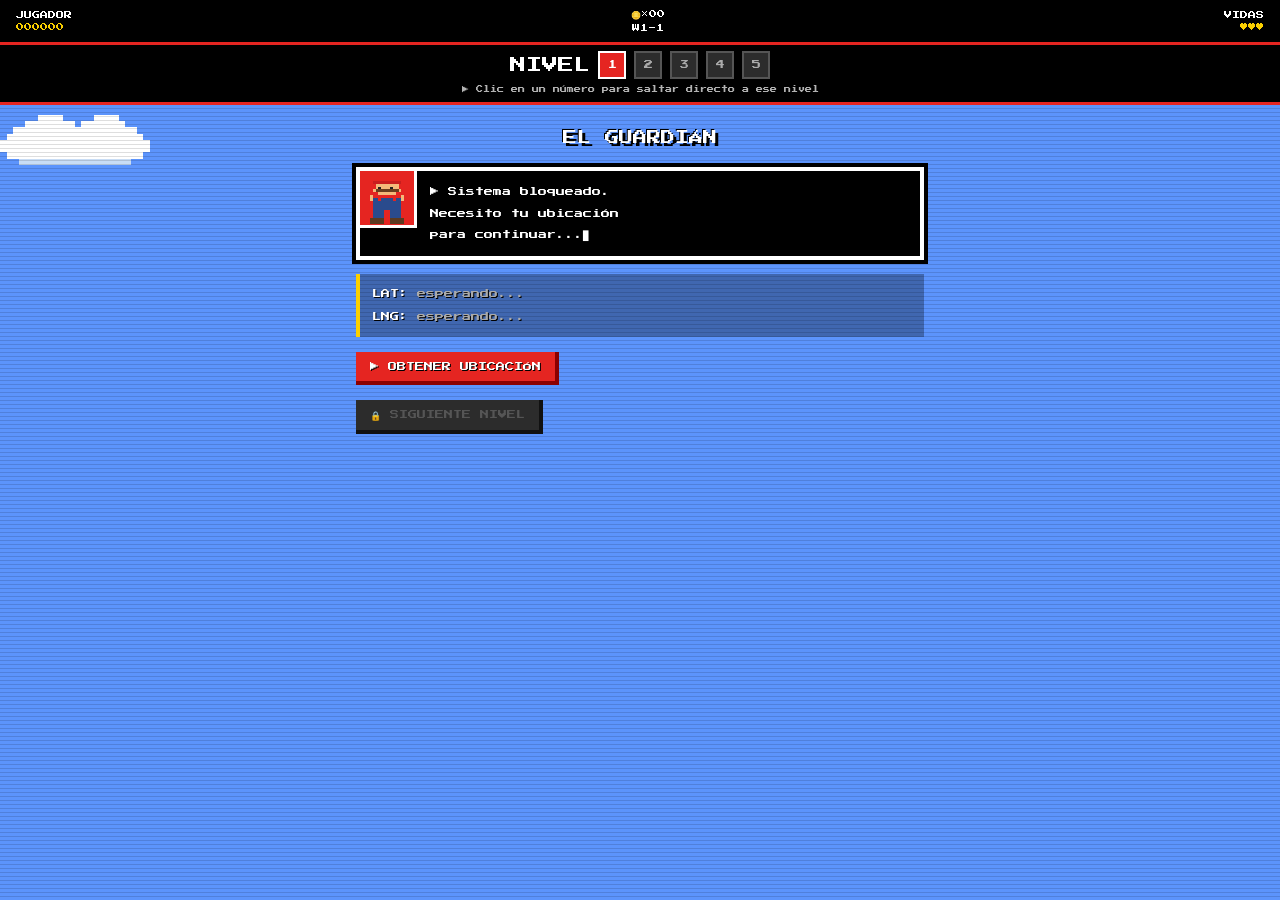
<file: DTW135-Parcial3-G10/index.html>
<!DOCTYPE html>
<html lang="es">
<head>
  <meta charset="UTF-8">
  <meta name="viewport" content="width=device-width, initial-scale=1.0">
  <title>La Cámara de los Cinco Desafíos</title>
  <link href="https://fonts.googleapis.com/css2?family=Press+Start+2P&display=swap" rel="stylesheet">
  <link href="https://cdn.jsdelivr.net/npm/bootstrap@5.3.0/dist/css/bootstrap.min.css" rel="stylesheet">
  <link rel="stylesheet" href="css/styles.css">
</head>
<body>

  <svg style="display:none" aria-hidden="true">
    <symbol id="hero-idle" viewBox="0 0 16 18">
      <rect x="6" y="0" width="4" height="1" fill="#E52521"/>
      <rect x="4" y="1" width="8" height="1" fill="#E52521"/>
      <rect x="3" y="2" width="10" height="1" fill="#E52521"/>
      <rect x="3" y="3" width="10" height="1" fill="#C81E1E"/>
      <rect x="4" y="4" width="8" height="1" fill="#F4B97A"/>
      <rect x="4" y="5" width="8" height="1" fill="#F4B97A"/>
      <rect x="5" y="5" width="1" height="1" fill="#222"/>
      <rect x="9" y="5" width="1" height="1" fill="#222"/>
      <rect x="3" y="6" width="1" height="1" fill="#F4B97A"/>
      <rect x="4" y="6" width="8" height="1" fill="#6B3E1E"/>
      <rect x="12" y="6" width="1" height="1" fill="#F4B97A"/>
      <rect x="5" y="7" width="6" height="1" fill="#F4B97A"/>
      <rect x="2" y="8" width="1" height="2" fill="#F4B97A"/>
      <rect x="13" y="8" width="1" height="2" fill="#F4B97A"/>
      <rect x="3" y="8" width="10" height="1" fill="#E52521"/>
      <rect x="3" y="9" width="10" height="1" fill="#2A4B8D"/>
      <rect x="5" y="9" width="1" height="4" fill="#E52521"/>
      <rect x="10" y="9" width="1" height="4" fill="#E52521"/>
      <rect x="3" y="10" width="10" height="3" fill="#2A4B8D"/>
      <rect x="3" y="13" width="4" height="3" fill="#2A4B8D"/>
      <rect x="9" y="13" width="4" height="3" fill="#2A4B8D"/>
      <rect x="2" y="16" width="5" height="2" fill="#5C3A21"/>
      <rect x="9" y="16" width="5" height="2" fill="#5C3A21"/>
    </symbol>
    <symbol id="cloud-a" viewBox="0 0 24 9">
      <rect x="6" y="0" width="4" height="1" fill="#fff"/>
      <rect x="15" y="0" width="4" height="1" fill="#fff"/>
      <rect x="4" y="1" width="8" height="1" fill="#fff"/>
      <rect x="13" y="1" width="7" height="1" fill="#fff"/>
      <rect x="2" y="2" width="20" height="1" fill="#fff"/>
      <rect x="1" y="3" width="22" height="1" fill="#fff"/>
      <rect x="0" y="4" width="24" height="1" fill="#fff"/>
      <rect x="0" y="5" width="24" height="1" fill="#fff"/>
      <rect x="1" y="6" width="22" height="1" fill="#fff"/>
      <rect x="3" y="7" width="18" height="1" fill="#C9DDF5"/>
    </symbol>
  </svg>

  <!-- Barra superior fija: HUD + navegación de niveles -->
  <div id="top-bar">
    <div id="hud" class="nes-hud">
      <div class="hud-col">
        <span class="hud-label">JUGADOR</span>
        <span id="hud-score" class="hud-value">000000</span>
      </div>
      <div class="hud-col hud-center">
        <span id="hud-coins">🪙×00</span>
        <span id="hud-world">W1-1</span>
      </div>
      <div class="hud-col hud-right">
        <span class="hud-label">VIDAS</span>
        <span class="hud-value">♥♥♥</span>
      </div>
    </div>
    <div id="level-nav" class="level-nav">
      <span class="hud-label">NIVEL</span>
      <button class="level-nav-btn" data-level="1" title="Saltar al nivel 1">1</button>
      <button class="level-nav-btn" data-level="2" title="Saltar al nivel 2">2</button>
      <button class="level-nav-btn" data-level="3" title="Saltar al nivel 3">3</button>
      <button class="level-nav-btn" data-level="4" title="Saltar al nivel 4">4</button>
      <button class="level-nav-btn" data-level="5" title="Saltar al nivel 5">5</button>
    </div>
    <p class="level-nav-hint">▶ Clic en un número para saltar directo a ese nivel</p>
  </div>

  <!-- ── PANTALLAS DE NIVEL ── -->
  <section id="level-1" class="level-screen">
    <svg class="cloud-sprite cloud-far"><use href="#cloud-a"></use></svg>
    <svg class="cloud-sprite cloud-near"><use href="#cloud-a"></use></svg>
    <div class="screen-body">
      <h2 class="level-title">EL GUARDIÁN</h2>
      <div class="nes-dialog">
        <div class="portrait"><svg class="hero-sprite"><use href="#hero-idle"></use></svg></div>
        <span>▶ Sistema bloqueado.<br>Necesito tu ubicación<br>para continuar...<span class="cursor-blink">█</span></span>
      </div>
      <div id="l1-alert" class="nes-alert" style="display:none"></div>
      <div class="data-row">
        LAT: <span id="l1-lat" class="data-pending">esperando...</span><br>
        LNG: <span id="l1-lng" class="data-pending">esperando...</span>
      </div>
      <div class="btn-group-nes">
        <button id="l1-btn-get" class="nes-btn nes-btn-primary">▶ OBTENER UBICACIÓN</button>
      </div>
      <div class="btn-group-nes">
        <button id="l1-btn-next" class="nes-btn nes-btn-disabled" disabled>🔒 SIGUIENTE NIVEL</button>
      </div>
    </div>
  </section>

  <section id="level-2" class="level-screen" style="display:none">
    <svg class="cloud-sprite cloud-far"><use href="#cloud-a"></use></svg>
    <svg class="cloud-sprite cloud-near"><use href="#cloud-a"></use></svg>
    <div class="screen-body">
      <h2 class="level-title">CARTÓGRAFO</h2>
      <div class="nes-dialog">
        <div class="portrait"><svg class="hero-sprite"><use href="#hero-idle"></use></svg></div>
        <span>▶ Dibuja el mapa y<br>marca tu posición<br>en el canvas...<span class="cursor-blink">█</span></span>
      </div>
      <div id="l2-alert" class="nes-alert" style="display:none"></div>
      <canvas id="l2-canvas" class="nes-canvas"></canvas>
      <div class="btn-group-nes">
        <button id="l2-btn-draw" class="nes-btn nes-btn-primary">▶ DIBUJAR MAPA</button>
        <button id="l2-btn-next" class="nes-btn nes-btn-disabled" disabled>🔒 SIGUIENTE NIVEL</button>
      </div>
    </div>
  </section>

  <section id="level-3" class="level-screen" style="display:none">
    <svg class="cloud-sprite cloud-far"><use href="#cloud-a"></use></svg>
    <svg class="cloud-sprite cloud-near"><use href="#cloud-a"></use></svg>
    <div class="screen-body">
      <h2 class="level-title">EXPLORADOR</h2>
      <div class="nes-dialog">
        <div class="portrait"><svg class="hero-sprite"><use href="#hero-idle"></use></svg></div>
        <span>▶ Necesito evidencia.<br>Accede a la cámara<br>y captura la escena.<span class="cursor-blink">█</span></span>
      </div>
      <div id="l3-alert" class="nes-alert" style="display:none"></div>
      <div id="l3-cam-placeholder" class="nes-cam-placeholder">
        <span>📷</span>
        <span class="cam-label">SIN ACCESO</span>
      </div>
      <video id="l3-video" class="nes-video" autoplay playsinline style="display:none"></video>
      <div id="l3-photo-strip" class="photo-strip"></div>
      <div class="btn-group-nes">
        <button id="l3-btn-cam" class="nes-btn nes-btn-primary">▶ ACTIVAR CÁMARA</button>
        <button id="l3-btn-capture" class="nes-btn nes-btn-disabled" disabled>📸 CAPTURAR</button>
      </div>
      <div class="btn-group-nes">
        <button id="l3-btn-next" class="nes-btn nes-btn-disabled" disabled>🔒 SIGUIENTE NIVEL</button>
      </div>
    </div>
  </section>

  <section id="level-4" class="level-screen" style="display:none">
    <svg class="cloud-sprite cloud-far"><use href="#cloud-a"></use></svg>
    <svg class="cloud-sprite cloud-near"><use href="#cloud-a"></use></svg>
    <div class="screen-body">
      <h2 class="level-title">NÚCLEO</h2>
      <div class="nes-dialog">
        <div class="portrait"><svg class="hero-sprite"><use href="#hero-idle"></use></svg></div>
        <span>▶ Analiza 20,000<br>lecturas de sensores.<br>Worker en standby.<span class="cursor-blink">█</span></span>
      </div>
      <div id="l4-alert" class="nes-alert" style="display:none"></div>
      <div id="l4-progress-wrap" style="display:none">
        <div id="l4-progress-label" class="progress-label">PROCESANDO... 0%</div>
        <div class="nes-progress-wrap">
          <div id="l4-progress-fill" class="nes-progress-fill" style="width:0%"></div>
        </div>
        <p class="worker-hint">● La interfaz sigue activa mientras el Worker trabaja</p>
      </div>
      <div id="l4-stat-card" class="nes-stat-card" style="display:none">
        <div class="stat-card-title">★ SENSORES ANALIZADOS</div>
        <div class="stat-row"><span>TEMP. PROMEDIO</span><span id="l4-temp-avg" class="stat-val">---</span></div>
        <div class="stat-row"><span>TEMP. MÁXIMA</span><span id="l4-temp-max" class="stat-val">---</span></div>
        <div class="stat-row"><span>TEMP. MÍNIMA</span><span id="l4-temp-min" class="stat-val">---</span></div>
        <div class="stat-row"><span>HUM. PROMEDIO</span><span id="l4-hum-avg" class="stat-val">---</span></div>
        <div class="stat-row"><span>HUM. MÁXIMA</span><span id="l4-hum-max" class="stat-val">---</span></div>
        <div class="stat-row"><span>HUM. MÍNIMA</span><span id="l4-hum-min" class="stat-val">---</span></div>
        <div class="stat-row"><span>REGISTROS</span><span id="l4-count" class="stat-val">---</span></div>
      </div>
      <div class="btn-group-nes">
        <button id="l4-btn-process" class="nes-btn nes-btn-primary">▶ GENERAR Y PROCESAR</button>
        <button id="l4-btn-next" class="nes-btn nes-btn-disabled" disabled>🔒 SIGUIENTE NIVEL</button>
      </div>
    </div>
  </section>

  <section id="level-5" class="level-screen" style="display:none">
    <svg class="cloud-sprite cloud-far"><use href="#cloud-a"></use></svg>
    <svg class="cloud-sprite cloud-near"><use href="#cloud-a"></use></svg>
    <div class="screen-body">
      <h2 class="level-title">PORTAL</h2>
      <div class="nes-dialog">
        <div class="portrait"><svg class="hero-sprite"><use href="#hero-idle"></use></svg></div>
        <span>▶ 250,000 registros.<br>Filtra negativos y<br>calcula el top 10.<span class="cursor-blink">█</span></span>
      </div>
      <div id="l5-alert" class="nes-alert" style="display:none"></div>
      <div id="l5-progress-wrap" style="display:none">
        <div id="l5-progress-label" class="progress-label">PROCESANDO... 0%</div>
        <div class="nes-progress-wrap">
          <div id="l5-progress-fill" class="nes-progress-fill" style="width:0%"></div>
        </div>
        <p class="worker-hint">● Transfiriendo 250k registros al Worker...</p>
      </div>
      <div id="l5-stat-card" class="nes-stat-card" style="display:none">
        <div class="stat-card-title">★ PORTAL CUÁNTICO — RESULTADOS</div>
        <div class="top10-cols">
          <div>
            <div class="top-list-title">🌡 TOP 10 TEMP.</div>
            <div id="l5-top10-temp"></div>
          </div>
          <div>
            <div class="top-list-title">🔴 TOP 10 PRESIÓN</div>
            <div id="l5-top10-pres"></div>
          </div>
        </div>
        <div class="stat-row"><span>PROM. TEMP.</span><span id="l5-avg-temp" class="stat-val">---</span></div>
        <div class="stat-row"><span>PROM. HUM.</span><span id="l5-avg-hum" class="stat-val">---</span></div>
        <div class="stat-row"><span>PROM. PRESIÓN</span><span id="l5-avg-pres" class="stat-val">---</span></div>
        <div class="stat-row"><span>VÁLIDOS</span><span id="l5-valid" class="stat-val">---</span></div>
        <div class="stat-row"><span>FILTRADOS</span><span id="l5-filtered" class="stat-val">---</span></div>
      </div>
      <div class="btn-group-nes">
        <button id="l5-btn-process" class="nes-btn nes-btn-primary">▶ GENERAR 250K</button>
        <button id="l5-btn-export" class="nes-btn nes-btn-secondary" style="display:none">💾 EXPORTAR JSON</button>
        <button id="l5-btn-victory" class="nes-btn nes-btn-success" style="display:none">🏆 MISIÓN CUMPLIDA</button>
      </div>
    </div>
  </section>

  <!-- Stage Clear overlay -->
  <div id="stage-clear-overlay" class="sc-overlay" style="display:none">
    <div class="sc-box">
      <div class="sc-main">STAGE<br>CLEAR!</div>
      <div class="sc-world"></div>
      <div class="sc-pts"></div>
      <button id="sc-btn-continue" class="nes-btn nes-btn-primary">▶ CONTINUAR</button>
    </div>
  </div>

  <!-- Victory overlay -->
  <div id="victory-overlay" class="victory-overlay" style="display:none">
    <div class="victory-box">
      <div class="victory-stars">★ ★ ★</div>
      <div class="victory-main">MISIÓN<br>CUMPLIDA</div>
      <div class="victory-sub">ACCESO AL SISTEMA RESTAURADO</div>
      <div class="victory-score-label">PUNTUACIÓN FINAL</div>
      <div id="victory-score" class="victory-score">000000</div>
      <button id="victory-restart" class="nes-btn nes-btn-primary">▶ JUGAR DE NUEVO</button>
    </div>
  </div>

  <script src="js/audio.js"></script>
  <script src="js/game.js"></script>
  <script src="js/level1.js"></script>
  <script src="js/level2.js"></script>
  <script src="js/level3.js"></script>
  <script src="js/level4.js"></script>
  <script src="js/level5.js"></script>
</body>
</html>
</file>
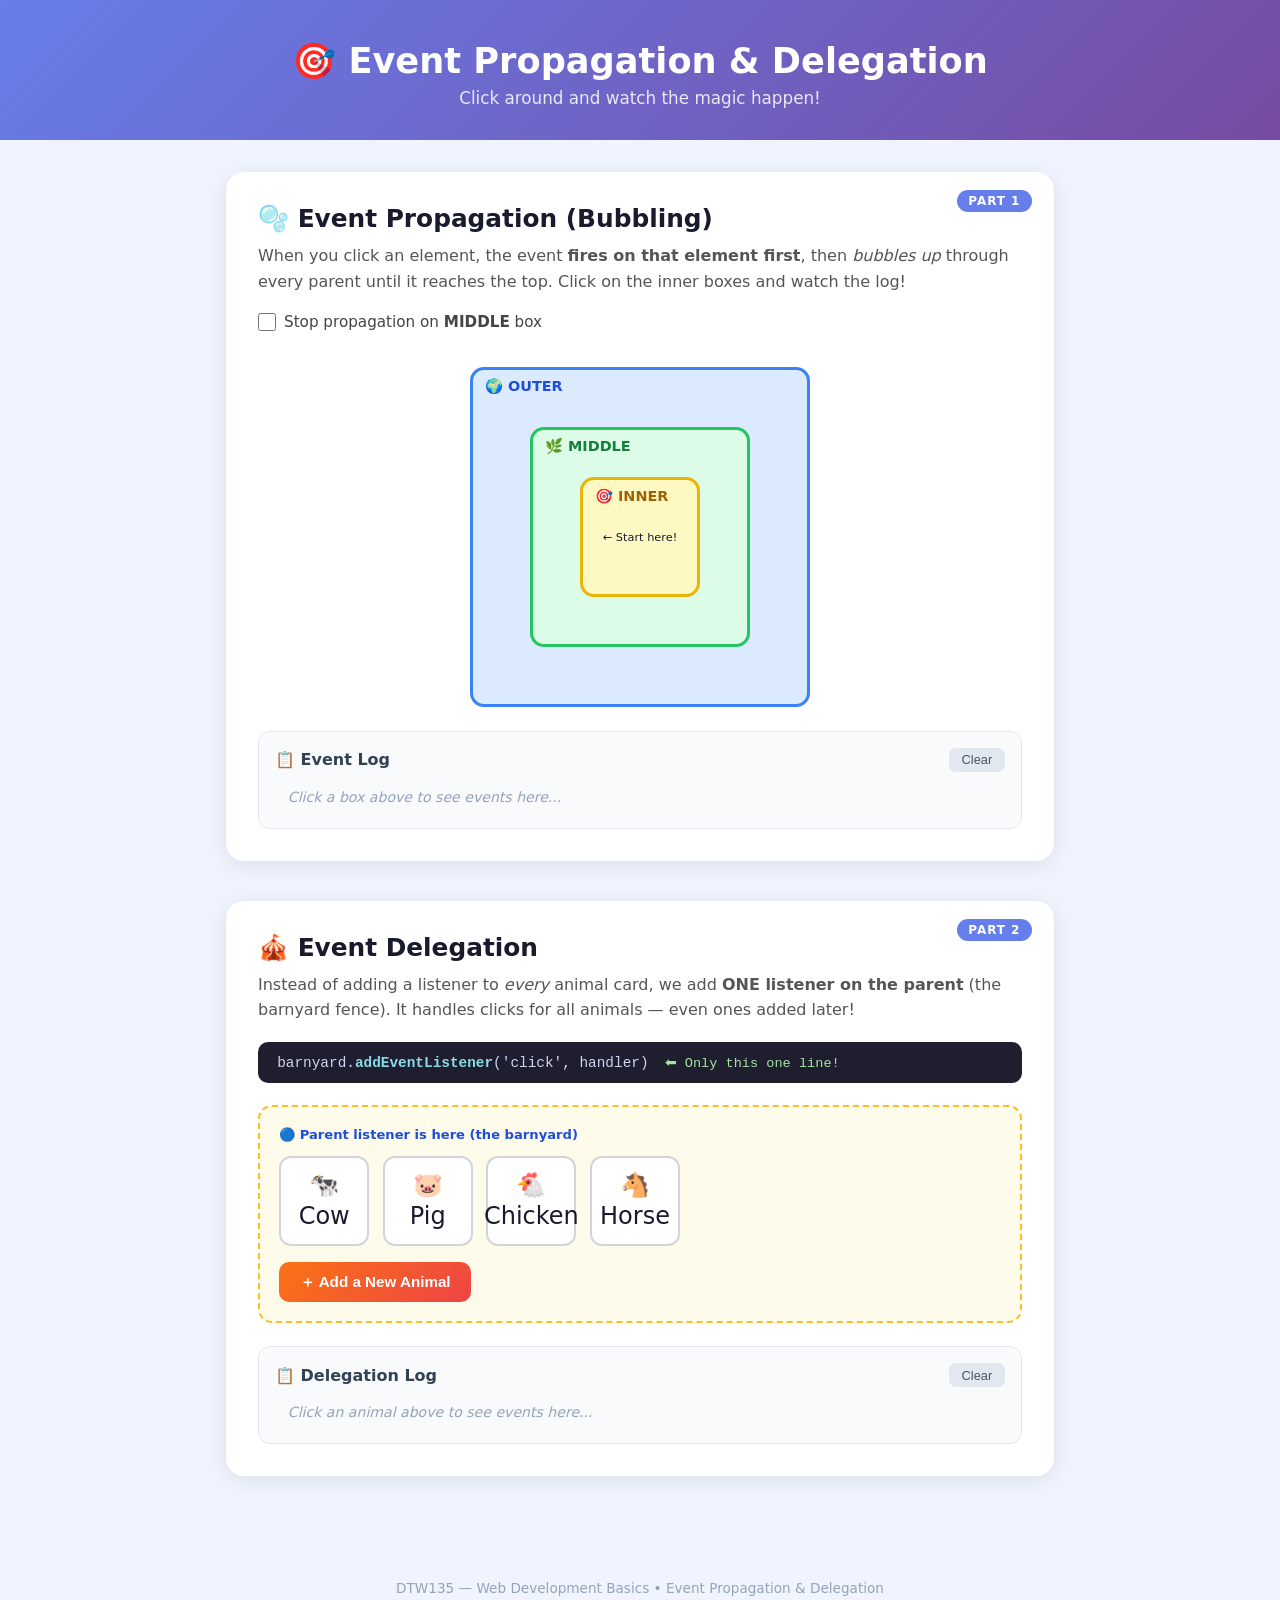
<file: event-propagation-delegation/index.html>
<!DOCTYPE html>
<html lang="en">
<head>
  <meta charset="UTF-8" />
  <meta name="viewport" content="width=device-width, initial-scale=1.0" />
  <title>Event Propagation & Delegation</title>
  <link rel="stylesheet" href="style.css" />
</head>
<body>

  <header>
    <h1>🎯 Event Propagation &amp; Delegation</h1>
    <p class="subtitle">Click around and watch the magic happen!</p>
  </header>

  <main>

    <!-- ===================== PART 1: PROPAGATION ===================== -->
    <section class="card" id="propagation-section">
      <div class="section-label">Part 1</div>
      <h2>🫧 Event Propagation (Bubbling)</h2>
      <p class="description">
        When you click an element, the event <strong>fires on that element first</strong>,
        then <em>bubbles up</em> through every parent until it reaches the top.
        Click on the inner boxes and watch the log!
      </p>

      <div class="toggle-row">
        <label class="toggle-label">
          <input type="checkbox" id="stop-propagation-toggle" />
          <span class="toggle-text">Stop propagation on <strong>MIDDLE</strong> box</span>
        </label>
      </div>

      <div class="box-arena">
        <div class="box outer-box" id="outer-box">
          <span class="box-label">🌍 OUTER</span>
          <div class="box middle-box" id="middle-box">
            <span class="box-label">🌿 MIDDLE</span>
            <div class="box inner-box" id="inner-box">
              <span class="box-label">🎯 INNER</span>
              <small>← Start here!</small>
            </div>
          </div>
        </div>
      </div>

      <div class="log-panel">
        <div class="log-header">
          <h3>📋 Event Log</h3>
          <button class="clear-btn" onclick="clearLog('prop-log')">Clear</button>
        </div>
        <ul id="prop-log">
          <li class="log-hint">Click a box above to see events here...</li>
        </ul>
      </div>
    </section>

    <!-- ===================== PART 2: DELEGATION ===================== -->
    <section class="card" id="delegation-section">
      <div class="section-label">Part 2</div>
      <h2>🎪 Event Delegation</h2>
      <p class="description">
        Instead of adding a listener to <em>every</em> animal card, we add
        <strong>ONE listener on the parent</strong> (the barnyard fence).
        It handles clicks for all animals — even ones added later!
      </p>

      <div class="code-hint">
        <code>barnyard.<span class="hl">addEventListener</span>('click', handler)</code>
        <span class="arrow">⬅ Only this one line!</span>
      </div>

      <div class="barnyard-wrapper">
        <div class="fence-label">🔵 Parent listener is here (the barnyard)</div>
        <div class="barnyard" id="barnyard">
          <div class="animal" data-name="Cow"     data-sound="Mooo! 🐄">🐄<br>Cow</div>
          <div class="animal" data-name="Pig"     data-sound="Oink! 🐷">🐷<br>Pig</div>
          <div class="animal" data-name="Chicken" data-sound="Cluck! 🐔">🐔<br>Chicken</div>
          <div class="animal" data-name="Horse"   data-sound="Neigh! 🐴">🐴<br>Horse</div>
        </div>
        <button class="add-btn" id="add-animal-btn">＋ Add a New Animal</button>
      </div>

      <div class="log-panel">
        <div class="log-header">
          <h3>📋 Delegation Log</h3>
          <button class="clear-btn" onclick="clearLog('del-log')">Clear</button>
        </div>
        <ul id="del-log">
          <li class="log-hint">Click an animal above to see events here...</li>
        </ul>
      </div>
    </section>

  </main>

  <footer>
    <p>DTW135 &mdash; Web Development Basics &bull; Event Propagation &amp; Delegation</p>
  </footer>

  <script src="script.js"></script>
</body>
</html>
</file>
<file: DTW135-Parcial3-G10/css/styles.css>
/* ── RESET & BASE ── */
* { margin: 0; padding: 0; box-sizing: border-box; }

body {
  font-family: 'Press Start 2P', monospace;
  background: #000;
  color: #fff;
  min-height: 100vh;
}

/* ── TOP BAR (HUD + navegación de niveles) ── */
#top-bar {
  position: fixed;
  top: 0; left: 0; right: 0;
  z-index: 200;
}
.nes-hud {
  background: #000;
  border-bottom: 3px solid #E52521;
  display: flex;
  justify-content: space-between;
  align-items: center;
  padding: 8px 16px;
  font-size: 8px;
}
.hud-col { display: flex; flex-direction: column; }
.hud-center { text-align: center; align-items: center; gap: 2px; }
.hud-right { text-align: right; align-items: flex-end; }
.hud-label { color: #fff; }
.hud-value { color: #FBD000; }

/* ── LEVEL NAV ── */
.level-nav {
  display: flex;
  align-items: center;
  justify-content: center;
  gap: 8px;
  background: #000;
  padding: 6px 16px;
}
.level-nav-hint {
  background: #000;
  text-align: center;
  font-size: 7px;
  color: rgba(255,255,255,0.7);
  text-shadow: 1px 1px #000;
  margin: 0;
  padding: 0 16px 6px;
  border-bottom: 3px solid #E52521;
}
.level-nav-btn {
  width: 28px;
  height: 28px;
  font-family: 'Press Start 2P', monospace;
  font-size: 9px;
  background: #2c2c2c;
  color: #aaa;
  border: 2px solid #555;
  cursor: pointer;
}
.level-nav-btn.is-current {
  background: #E52521;
  color: #fff;
  border-color: #fff;
}
.level-nav-btn.is-completed {
  background: #43B047;
  color: #fff;
  border-color: #fff;
}

/* ── LEVEL SCREEN ── */
.level-screen {
  min-height: 100vh;
  background: #5C94FC;
  padding-top: 106px;
  position: relative;
  overflow-x: hidden;
}
.level-screen::after {
  content: '';
  position: fixed;
  inset: 0;
  background: repeating-linear-gradient(
    0deg, transparent, transparent 3px,
    rgba(0,0,0,0.13) 3px, rgba(0,0,0,0.13) 4px
  );
  pointer-events: none;
  z-index: 10;
}

.screen-body {
  max-width: 600px;
  margin: 0 auto;
  padding: 20px 16px 40px;
  position: relative;
  z-index: 20;
}

/* ── LEVEL TITLE ── */
.level-title {
  font-size: 14px;
  color: #fff;
  text-shadow: 3px 3px #000, -1px -1px #000;
  text-align: center;
  line-height: 1.8;
  margin-bottom: 16px;
}

/* ── DIALOG BOX ── */
.nes-dialog {
  background: #000;
  border: 4px solid #fff;
  outline: 4px solid #000;
  padding: 10px 12px 10px 70px;
  font-size: 9px;
  color: #fff;
  line-height: 2.4;
  margin-bottom: 14px;
  position: relative;
}
.nes-dialog .portrait {
  position: absolute;
  top: -3px; left: -3px;
  width: 60px; height: 60px;
  background: #E52521;
  border: 3px solid #fff;
  display: flex;
  align-items: center;
  justify-content: center;
}
.hero-sprite {
  width: 46px;
  height: 52px;
  shape-rendering: crispEdges;
  animation: idleBob 0.6s steps(1) infinite;
}
@keyframes idleBob {
  0%, 49%   { transform: translateY(0); }
  50%, 100% { transform: translateY(-4px); }
}
.cursor-blink {
  display: inline-block;
  animation: blink .8s infinite;
}
@keyframes blink { 0%,100%{ opacity:1 } 50%{ opacity:0 } }

/* ── BUTTONS ── */
.nes-btn {
  font-family: 'Press Start 2P', monospace;
  font-size: 9px;
  border: none;
  cursor: pointer;
  padding: 8px 14px;
  display: inline-block;
  margin-right: 8px;
  margin-bottom: 8px;
  transition: transform .05s;
}
.nes-btn:active { transform: translate(2px,2px); }

.nes-btn-primary {
  background: #E52521;
  color: #fff;
  border-bottom: 4px solid #8B0000;
  border-right: 4px solid #8B0000;
  text-shadow: 1px 1px #000;
}
.nes-btn-secondary {
  background: #000;
  color: #FBD000;
  border: 3px solid #FBD000;
}
.nes-btn-success {
  background: #43B047;
  color: #fff;
  border-bottom: 4px solid #1a5c1a;
  border-right: 4px solid #1a5c1a;
  text-shadow: 1px 1px #000;
}
.nes-btn-disabled {
  background: #2c2c2c;
  color: #555;
  border-bottom: 4px solid #111;
  border-right: 4px solid #111;
  cursor: not-allowed;
}

.btn-group-nes {
  margin-bottom: 6px;
}

/* ── ALERTS ── */
.nes-alert {
  font-size: 8px;
  padding: 8px 12px;
  line-height: 2.2;
  margin-bottom: 12px;
  border: 3px solid;
  background: #000;
}
.nes-alert-error  { border-color: #E52521; color: #E52521; }
.nes-alert-success { border-color: #43B047; color: #43B047; }

/* ── DATA DISPLAY ── */
.data-row {
  font-size: 9px;
  color: #fff;
  text-shadow: 1px 1px #000;
  line-height: 2.6;
  margin-bottom: 14px;
  background: rgba(0,0,0,0.3);
  padding: 8px 12px;
  border-left: 4px solid #FBD000;
}
.data-pending { color: #aaa; }
.data-val     { color: #FBD000; }

/* ── CANVAS ── */
.nes-canvas {
  width: 100%;
  height: 200px;
  display: block;
  border: 4px solid #43B047;
  background: #1a3a1a;
  margin-bottom: 12px;
  image-rendering: pixelated;
}

/* ── CAMERA ── */
.nes-cam-placeholder {
  background: #000;
  border: 3px solid #fff;
  width: 100%;
  height: 140px;
  display: flex;
  flex-direction: column;
  align-items: center;
  justify-content: center;
  gap: 6px;
  font-size: 28px;
  margin-bottom: 10px;
}
.cam-label { font-size: 8px; color: #555; }
.nes-video {
  width: 100%;
  max-height: 200px;
  border: 3px solid #43B047;
  display: block;
  margin-bottom: 10px;
}

/* ── PHOTO STRIP ── */
.photo-strip {
  display: flex;
  gap: 6px;
  margin-bottom: 12px;
  flex-wrap: wrap;
}
.photo-thumb {
  width: 160px;
  height: 120px;
  border: 2px solid #43B047;
  overflow: hidden;
}
.photo-thumb img { width: 100%; height: 100%; object-fit: cover; }

/* ── PROGRESS BAR ── */
.progress-label {
  font-size: 8px;
  color: #fff;
  text-shadow: 1px 1px #000;
  margin-bottom: 6px;
}
.nes-progress-wrap {
  background: #000;
  border: 3px solid #fff;
  padding: 3px;
  margin-bottom: 8px;
}
.nes-progress-fill {
  height: 14px;
  background: #E52521;
  border-right: 3px solid #FBD000;
  transition: width .2s;
}
.worker-hint {
  font-size: 7px;
  color: rgba(255,255,255,0.7);
  text-shadow: 1px 1px #000;
  margin-bottom: 10px;
  line-height: 2;
}

/* ── STAT CARD ── */
.nes-stat-card {
  background: #000;
  border: 4px solid #fff;
  outline: 4px solid #000;
  padding: 12px 14px;
  margin-bottom: 14px;
}
.stat-card-title {
  font-size: 9px;
  color: #FBD000;
  border-bottom: 2px solid #E52521;
  padding-bottom: 6px;
  margin-bottom: 8px;
}
.stat-row {
  display: flex;
  justify-content: space-between;
  font-size: 8px;
  color: #fff;
  padding: 4px 0;
  border-bottom: 1px solid #1a1a1a;
}
.stat-val { color: #5C94FC; }

/* ── TOP 10 ── */
.top10-cols {
  display: flex;
  gap: 12px;
  margin-bottom: 10px;
}
.top10-cols > div { flex: 1; }
.top-list-title {
  font-size: 8px;
  color: #FBD000;
  margin-bottom: 6px;
  border-bottom: 1px solid #333;
  padding-bottom: 3px;
}
.top-item {
  display: flex;
  justify-content: space-between;
  font-size: 7px;
  color: #fff;
  padding: 2px 0;
}
.top-item .rank { color: #FBD000; }
.top-item .val  { color: #5C94FC; }

/* ── STAGE CLEAR OVERLAY ── */
.sc-overlay {
  position: fixed;
  inset: 0;
  background: rgba(0,0,0,0.92);
  z-index: 500;
  display: flex;
  align-items: center;
  justify-content: center;
  transition: opacity .4s;
}
.sc-box {
  text-align: center;
  border: 4px solid #FBD000;
  padding: 32px 40px;
  background: #000;
}
.sc-main {
  font-size: 24px;
  color: #FBD000;
  text-shadow: 3px 3px #8B0000;
  line-height: 1.6;
  margin-bottom: 16px;
}
.sc-world { font-size: 8px; color: #fff; margin-bottom: 10px; }
.sc-pts   { font-size: 12px; color: #FBD000; margin-bottom: 20px; }

/* ── VICTORY OVERLAY ── */
.victory-overlay {
  position: fixed;
  inset: 0;
  background: #000;
  z-index: 600;
  display: flex;
  align-items: center;
  justify-content: center;
}
.victory-box { text-align: center; padding: 32px; }
.victory-stars {
  font-size: 20px;
  color: #FBD000;
  margin-bottom: 16px;
  animation: starPulse 1s infinite;
}
@keyframes starPulse { 0%,100%{ opacity:1 } 50%{ opacity:.5 } }
.victory-main {
  font-size: 20px;
  color: #FBD000;
  text-shadow: 3px 3px #8B0000;
  line-height: 1.6;
  margin-bottom: 14px;
}
.victory-sub  { font-size: 9px; color: #fff; margin-bottom: 20px; line-height: 2; }
.victory-score-label { font-size: 8px; color: #aaa; margin-bottom: 6px; }
.victory-score { font-size: 16px; color: #FBD000; margin-bottom: 24px; }

/* ── FLOATING CLOUDS ── */
.cloud-sprite {
  position: absolute;
  shape-rendering: crispEdges;
  pointer-events: none;
}
.cloud-far {
  top: 60px;
  width: 90px;
  height: 34px;
  animation: cloudDrift 42s linear infinite;
}
.cloud-near {
  top: 115px;
  width: 150px;
  height: 56px;
  animation: cloudDrift 24s linear infinite;
}
@keyframes cloudDrift {
  0%   { left: -20%; }
  100% { left: 120%; }
}
</file>
<file: event-propagation-delegation/style.css>
/* =============================================
   Base & Reset
   ============================================= */
*, *::before, *::after { box-sizing: border-box; margin: 0; padding: 0; }

body {
  font-family: 'Segoe UI', system-ui, sans-serif;
  background: #f0f4ff;
  color: #1a1a2e;
  min-height: 100vh;
}

/* =============================================
   Header
   ============================================= */
header {
  background: linear-gradient(135deg, #667eea, #764ba2);
  color: #fff;
  text-align: center;
  padding: 2.5rem 1rem 2rem;
}

header h1 { font-size: 2.2rem; margin-bottom: .4rem; }
.subtitle  { opacity: .85; font-size: 1.05rem; }

/* =============================================
   Main layout
   ============================================= */
main {
  max-width: 860px;
  margin: 2rem auto;
  padding: 0 1rem 3rem;
  display: flex;
  flex-direction: column;
  gap: 2.5rem;
}

/* =============================================
   Section cards
   ============================================= */
.card {
  background: #fff;
  border-radius: 18px;
  box-shadow: 0 4px 24px rgba(0,0,0,.09);
  padding: 2rem;
  position: relative;
  overflow: hidden;
}

.section-label {
  position: absolute;
  top: 1.1rem; right: 1.4rem;
  background: #667eea;
  color: #fff;
  font-size: .75rem;
  font-weight: 700;
  letter-spacing: .08em;
  padding: .25rem .7rem;
  border-radius: 20px;
  text-transform: uppercase;
}

.card h2 { font-size: 1.55rem; margin-bottom: .6rem; }

.description {
  color: #555;
  line-height: 1.6;
  margin-bottom: 1.2rem;
}

/* =============================================
   Part 1 — Nested boxes
   ============================================= */
.toggle-row {
  margin-bottom: 1.2rem;
}

.toggle-label {
  display: flex;
  align-items: center;
  gap: .5rem;
  cursor: pointer;
  font-size: .95rem;
  color: #444;
}

.toggle-label input { width: 18px; height: 18px; cursor: pointer; }

.box-arena {
  display: flex;
  justify-content: center;
  align-items: center;
  padding: 1rem 0 1.5rem;
}

.box {
  border-radius: 14px;
  display: flex;
  flex-direction: column;
  align-items: center;
  justify-content: center;
  cursor: pointer;
  transition: transform .15s, filter .15s;
  position: relative;
  user-select: none;
}

.box:hover { transform: scale(1.03); filter: brightness(1.05); }

/* Individual box colors & sizes */
.outer-box {
  width: 340px; height: 340px;
  background: #dbeafe;
  border: 3px solid #3b82f6;
  gap: 0;
}

.middle-box {
  width: 220px; height: 220px;
  background: #dcfce7;
  border: 3px solid #22c55e;
}

.inner-box {
  width: 120px; height: 120px;
  background: #fef9c3;
  border: 3px solid #eab308;
  text-align: center;
  font-size: .85rem;
}

.box-label {
  font-weight: 700;
  font-size: .9rem;
  position: absolute;
  top: 8px; left: 12px;
  pointer-events: none;
}

.outer-box  > .box-label { color: #1d4ed8; }
.middle-box > .box-label { color: #15803d; }
.inner-box  > .box-label { color: #a16207; }

/* Flash animation when event fires */
@keyframes flash {
  0%   { filter: brightness(1); }
  30%  { filter: brightness(1.6); }
  100% { filter: brightness(1); }
}
.flash { animation: flash .5s ease-out; }

/* =============================================
   Part 2 — Barnyard / Delegation
   ============================================= */
.code-hint {
  background: #1e1e2e;
  color: #cdd6f4;
  border-radius: 10px;
  padding: .75rem 1.2rem;
  font-family: 'Courier New', monospace;
  font-size: .9rem;
  margin-bottom: 1.4rem;
  display: flex;
  align-items: center;
  gap: 1rem;
  flex-wrap: wrap;
}

.code-hint .hl   { color: #89dceb; font-weight: 700; }
.code-hint .arrow { color: #a6e3a1; font-size: .85rem; }

.barnyard-wrapper {
  background: #fffbeb;
  border: 2px dashed #fbbf24;
  border-radius: 14px;
  padding: 1.2rem;
  margin-bottom: 1.4rem;
}

.fence-label {
  font-size: .82rem;
  font-weight: 700;
  color: #1d4ed8;
  margin-bottom: .9rem;
  display: flex;
  align-items: center;
  gap: .4rem;
}

.barnyard {
  display: flex;
  flex-wrap: wrap;
  gap: .85rem;
  justify-content: flex-start;
  margin-bottom: 1rem;
}

.animal {
  background: #fff;
  border: 2px solid #d1d5db;
  border-radius: 12px;
  width: 90px; height: 90px;
  display: flex;
  flex-direction: column;
  align-items: center;
  justify-content: center;
  font-size: 1.9rem;
  cursor: pointer;
  transition: transform .15s, border-color .15s, box-shadow .15s;
  text-align: center;
  font-size: 1.5rem;
  line-height: 1.3;
}

.animal span { font-size: .75rem; color: #555; }

.animal:hover {
  transform: translateY(-4px);
  border-color: #667eea;
  box-shadow: 0 6px 16px rgba(102,126,234,.25);
}

/* Badge for "new" animals */
.animal.new-animal {
  border-color: #f97316;
  position: relative;
}
.animal.new-animal::after {
  content: 'NEW';
  position: absolute;
  top: -8px; right: -8px;
  background: #f97316;
  color: #fff;
  font-size: .6rem;
  font-weight: 700;
  padding: 2px 5px;
  border-radius: 6px;
}

.add-btn {
  background: linear-gradient(135deg, #f97316, #ef4444);
  color: #fff;
  border: none;
  border-radius: 10px;
  padding: .6rem 1.3rem;
  font-size: .95rem;
  font-weight: 600;
  cursor: pointer;
  transition: opacity .2s, transform .15s;
}
.add-btn:hover { opacity: .88; transform: scale(1.03); }

/* =============================================
   Log panel (shared)
   ============================================= */
.log-panel {
  background: #f8fafc;
  border: 1px solid #e2e8f0;
  border-radius: 12px;
  padding: 1rem;
}

.log-header {
  display: flex;
  align-items: center;
  justify-content: space-between;
  margin-bottom: .6rem;
}

.log-header h3 { font-size: 1rem; color: #334155; }

.clear-btn {
  background: #e2e8f0;
  border: none;
  border-radius: 7px;
  padding: .3rem .8rem;
  font-size: .8rem;
  cursor: pointer;
  color: #475569;
  transition: background .2s;
}
.clear-btn:hover { background: #cbd5e1; }

#prop-log, #del-log {
  list-style: none;
  display: flex;
  flex-direction: column;
  gap: .35rem;
  max-height: 220px;
  overflow-y: auto;
}

#prop-log li, #del-log li {
  padding: .45rem .8rem;
  border-radius: 8px;
  font-size: .88rem;
  animation: slideIn .25s ease-out;
}

@keyframes slideIn {
  from { opacity: 0; transform: translateX(-8px); }
  to   { opacity: 1; transform: translateX(0); }
}

.log-hint { color: #94a3b8; font-style: italic; }

/* Propagation log colors matching the boxes */
.log-outer  { background: #dbeafe; color: #1e40af; border-left: 4px solid #3b82f6; }
.log-middle { background: #dcfce7; color: #166534; border-left: 4px solid #22c55e; }
.log-inner  { background: #fef9c3; color: #713f12; border-left: 4px solid #eab308; }
.log-stop   { background: #fee2e2; color: #991b1b; border-left: 4px solid #ef4444; font-style: italic; }

/* Delegation log color */
.log-delegate { background: #f3e8ff; color: #6b21a8; border-left: 4px solid #a855f7; }
.log-info     { background: #e0f2fe; color: #0c4a6e; border-left: 4px solid #0ea5e9; font-style: italic; }

/* =============================================
   Footer
   ============================================= */
footer {
  text-align: center;
  padding: 1.5rem;
  color: #94a3b8;
  font-size: .85rem;
}

/* =============================================
   Responsive
   ============================================= */
@media (max-width: 480px) {
  header h1 { font-size: 1.6rem; }
  .outer-box  { width: 280px; height: 280px; }
  .middle-box { width: 180px; height: 180px; }
  .inner-box  { width: 100px; height: 100px; }
}
</file>
